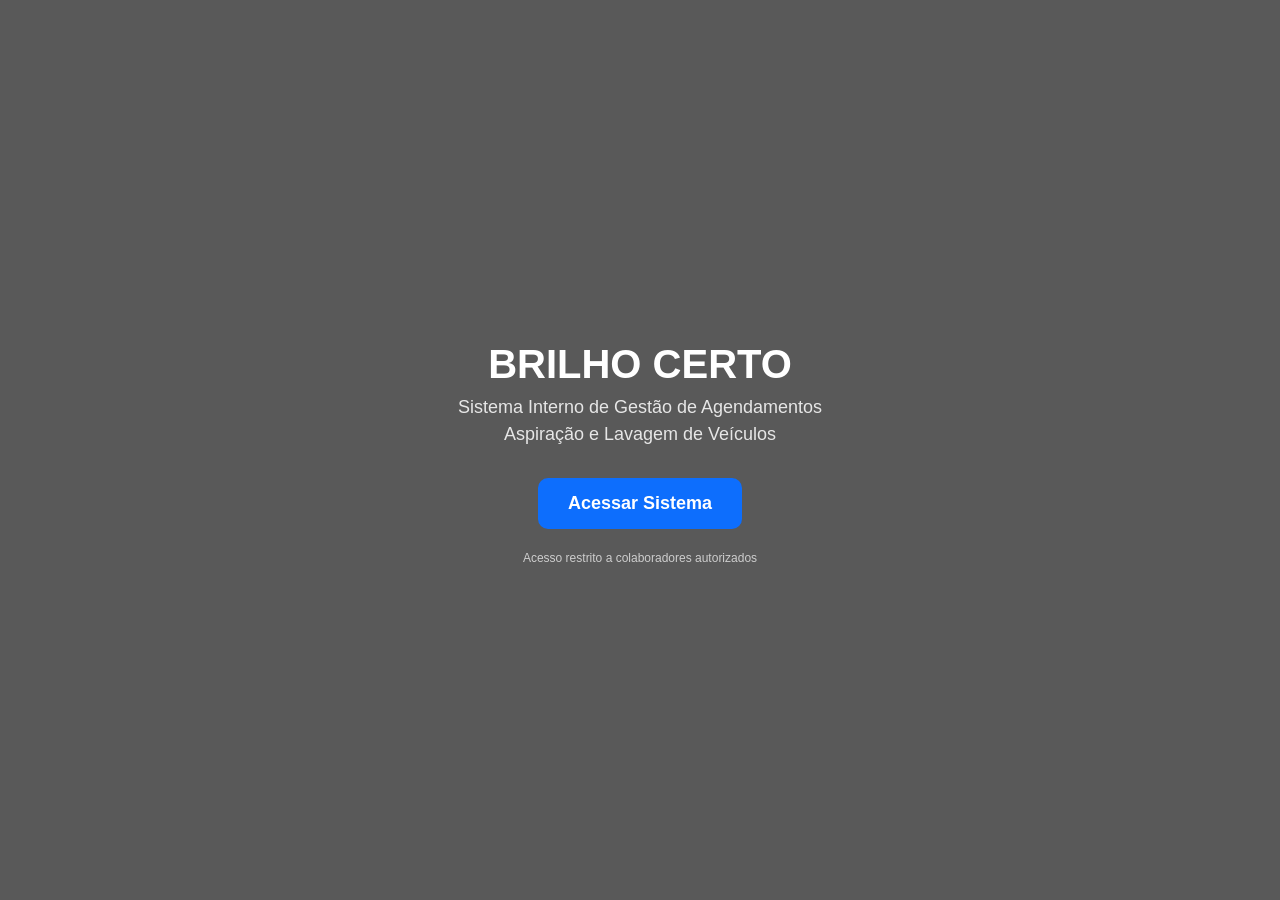
<file: index.html>
<!DOCTYPE html>
<html lang="pt">
<head>
<meta charset="UTF-8">
<meta name="viewport" content="width=device-width, initial-scale=1.0">
<title>Brilho Certo - Sistema Interno</title>

<link href="https://cdn.jsdelivr.net/npm/bootstrap@5.3.3/dist/css/bootstrap.min.css" rel="stylesheet">

<style>

body {
margin:0;
height:100vh;
font-family:Arial;
background:url("https://images.unsplash.com/photo-1600661653561-629509216228?auto=format&fit=crop&w=1600&q=80") center/cover no-repeat;
}

.overlay {
position:absolute;
top:0;
left:0;
width:100%;
height:100%;
background:rgba(0,0,0,0.65);
}

.portal {
position:relative;
z-index:2;
height:100vh;
display:flex;
justify-content:center;
align-items:center;
text-align:center;
color:white;
flex-direction:column;
padding:20px;
}

.title {
font-size:40px;
font-weight:bold;
}

.subtitle {
font-size:18px;
opacity:0.85;
margin-bottom:30px;
}

.btn-main {
padding:12px 30px;
font-size:18px;
border:none;
border-radius:10px;
background:#0d6efd;
color:white;
font-weight:bold;
cursor:pointer;
}

.btn-main:hover {
background:#0b5ed7;
}

.small {
margin-top:20px;
font-size:12px;
opacity:0.7;
}

</style>
</head>

<body>

<div class="overlay"></div>

<div class="portal">

<div class="title">BRILHO CERTO</div>

<div class="subtitle">
Sistema Interno de Gestão de Agendamentos<br>
Aspiração e Lavagem de Veículos
</div>

<button class="btn-main" onclick="location.href='login.html'">
Acessar Sistema
</button>

<div class="small">
Acesso restrito a colaboradores autorizados
</div>

</div>

</body>
</html>
</file>
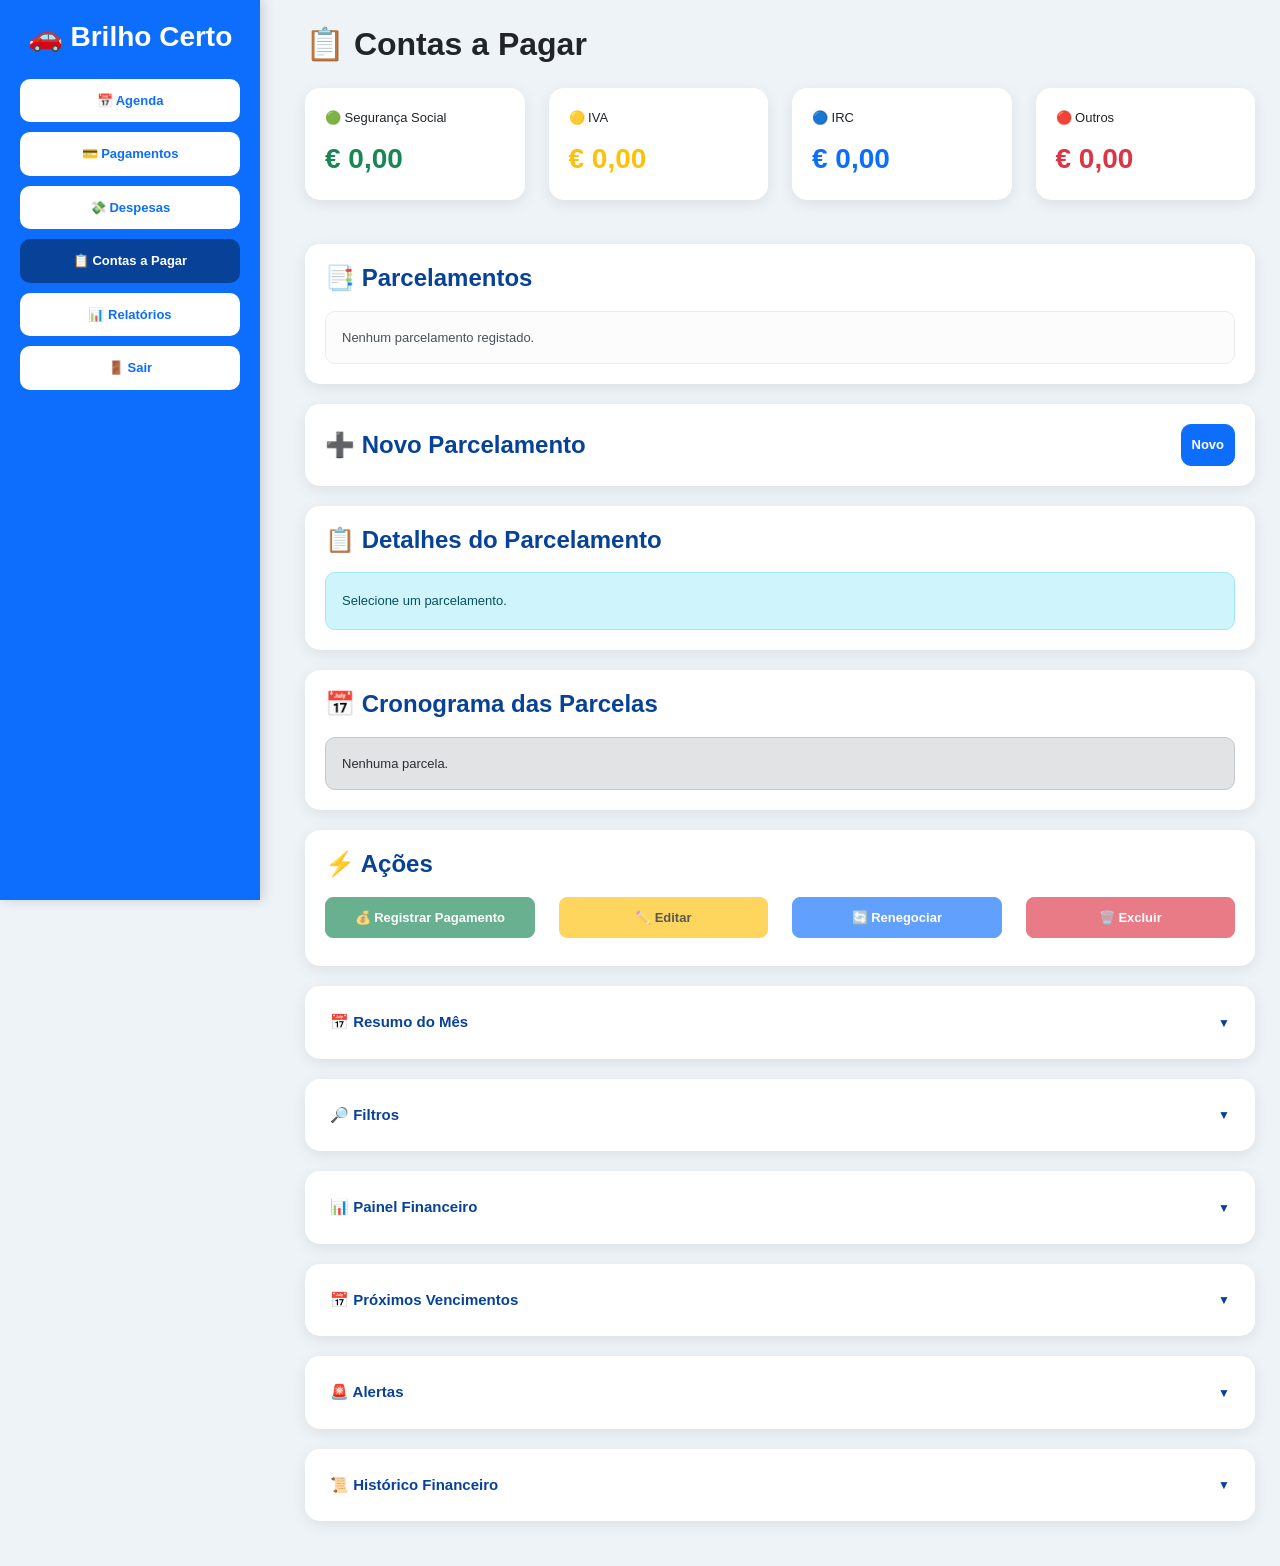
<file: contas-pagar.html>
<!-- ========================= -->
<!-- PARTE 1 DE 5 -->
<!-- ========================= -->

<!DOCTYPE html>

<html lang="pt">

<head>

<meta charset="UTF-8">

<meta
name="viewport"
content="width=device-width, initial-scale=1.0">

<title>

Brilho Certo - Contas a Pagar

</title>

<link
href="https://cdn.jsdelivr.net/npm/bootstrap@5.3.3/dist/css/bootstrap.min.css"
rel="stylesheet">

<link
rel="stylesheet"
href="contas-pagar.css">

</head>

<body>

<!-- SIDEBAR -->

<div class="sidebar">

<h3>

🚗 Brilho Certo

</h3>

<button
class="menu-btn"
onclick="location.href='agendamentos.html'">

📅 Agenda

</button>

<button
class="menu-btn"
onclick="location.href='pagamentos.html'">

💳 Pagamentos

</button>

<button
class="menu-btn"
onclick="location.href='despesas.html'">

💸 Despesas

</button>

<button
class="menu-btn ativo">

📋 Contas a Pagar

</button>

<button
class="menu-btn"
onclick="location.href='relatorios.html'">

📊 Relatórios

</button>

<button
class="menu-btn"
onclick="logout()">

🚪 Sair

</button>

</div>

<!-- CONTEÚDO -->

<div class="content">

<h2>

📋 Contas a Pagar

</h2>

<!-- CARDS -->

<div class="row mb-4">

<div class="col-md-3">

<div class="card-dashboard">

<div>

🟢 Segurança Social

</div>

<div
class="numero text-success"
id="totalSegurancaSocial">

€ 0,00

</div>

</div>

</div>

<div class="col-md-3">

<div class="card-dashboard">

<div>

🟡 IVA

</div>

<div
class="numero text-warning"
id="totalIVA">

€ 0,00

</div>

</div>

</div>

<div class="col-md-3">

<div class="card-dashboard">

<div>

🔵 IRC

</div>

<div
class="numero text-primary"
id="totalIRC">

€ 0,00

</div>

</div>

</div>

<div class="col-md-3">

<div class="card-dashboard">

<div>

🔴 Outros

</div>

<div
class="numero text-danger"
id="totalOutros">

€ 0,00

</div>

</div>

</div>

</div>

<!-- FIM PARTE 1 -->

<!-- ========================= -->
<!-- PARTE 2 DE 5 -->
<!-- ========================= -->

<!-- LISTA DE PARCELAMENTOS -->

<div class="card-dashboard">

<h4>

📑 Parcelamentos

</h4>

<div id="listaParcelamentos">

<div class="alert alert-light">

Nenhum parcelamento registado.

</div>

</div>

</div>

<!-- NOVO PARCELAMENTO -->

<div class="card-dashboard">

<div class="d-flex justify-content-between align-items-center">

<h4 class="mb-0">

➕ Novo Parcelamento

</h4>

<button
type="button"
id="btnMostrarFormulario"
class="btn btn-primary">

Novo

</button>

</div>

<div
id="formularioParcelamento"
style="display:none; margin-top:20px;">

<form id="formContaPagar">

<label class="form-label">

Entidade

</label>

<select
id="entidade"
class="form-control mb-3"
required>

<option value="">

Selecione

</option>

<option value="Segurança Social">

Segurança Social

</option>

<option value="IVA">

IVA

</option>

<option value="IRC">

IRC

</option>

<option value="Finanças">

Finanças

</option>

<option value="Fornecedor">

Fornecedor

</option>

<option value="Empréstimo">

Empréstimo

</option>

<option value="Outro">

Outro

</option>

</select>

<label class="form-label">

Descrição

</label>

<input
type="text"
id="descricao"
class="form-control mb-3"
placeholder="Descrição do parcelamento"
required>

<label class="form-label">

Número do Processo

</label>

<input
type="text"
id="processo"
class="form-control mb-3"
placeholder="Opcional">

<label class="form-label">

Valor Total da Dívida (€)

</label>

<label class="form-label">

Valor de Cada Parcela (€)

</label>

<input
type="text"
id="valorParcela"
class="form-control mb-3"
readonly>
    
    
<input
type="number"
step="0.01"
min="0.01"
id="valorTotal"
class="form-control mb-3"
required>

<label class="form-label">

Quantidade de Parcelas

</label>

<input
type="number"
min="1"
id="quantidadeParcelas"
class="form-control mb-3"
required>

<label class="form-label">

Primeiro Vencimento

</label>

<input
type="date"
id="primeiroVencimento"
class="form-control mb-3"
required>

<label class="form-label">

Observações

</label>

<textarea
id="observacoes"
class="form-control mb-3"
rows="3">

</textarea>

<!-- RESUMO DO PARCELAMENTO -->

<div
class="alert alert-primary"
id="resumoParcelamentoNovo">

<strong>

Resumo do Parcelamento

</strong>

<hr>

Valor Total:
<span id="resumoValorTotal">

€ 0,00

</span>

<br>

Quantidade de Parcelas:
<span id="resumoQuantidade">

0

</span>

<br>

Valor de Cada Parcela:
<span id="resumoValorParcela">

€ 0,00

</span>

<br>

Primeiro Vencimento:
<span id="resumoPrimeiroVencimento">

--

</span>

</div>

<button
type="submit"
class="btn btn-success w-100">

💾 Guardar Parcelamento

</button>

</form>

</div>

</div>

<input
type="hidden"
id="parcelamentoOrigem">

<!-- FIM PARTE 2 -->

<!-- ========================= -->
<!-- PARTE 3 DE 5 -->
<!-- ========================= -->

<!-- DETALHES DO PARCELAMENTO -->

<div
class="card-dashboard"
id="cardDetalhesParcelamento">

<h4>

📋 Detalhes do Parcelamento

</h4>

<div id="detalhesParcelamento">

<div class="alert alert-info">

Selecione um parcelamento para visualizar os detalhes.

</div>

</div>

</div>

<!-- CRONOGRAMA DAS PARCELAS -->

<div
class="card-dashboard"
id="cardCronograma">

<h4>

📅 Cronograma das Parcelas

</h4>

<div id="cronogramaParcelas">

<div class="alert alert-secondary">

O cronograma será apresentado após selecionar um parcelamento.

</div>

</div>

</div>

<!-- AÇÕES -->

<div
class="card-dashboard"
id="cardAcoes">

<h4>

⚡ Ações

</h4>

<div class="row">

<div class="col-md-3 mb-2">

<button
id="btnRegistrarPagamento"
class="btn btn-success w-100"
disabled>

💰 Registrar Pagamento

</button>

</div>

<div class="col-md-3 mb-2">

<button
id="btnEditarParcelamento"
class="btn btn-warning w-100"
disabled>

✏️ Editar

</button>

</div>

<div class="col-md-3 mb-2">

<button
id="btnRenegociar"
class="btn btn-primary w-100"
disabled>

🔄 Renegociar

</button>

</div>

<div class="col-md-3 mb-2">

<button
id="btnExcluirParcelamento"
class="btn btn-danger w-100"
disabled>

🗑️ Excluir

</button>

</div>

</div>

</div>

<!-- FIM PARTE 3 -->

<!-- ========================= -->
<!-- PARTE 4 DE 5 -->
<!-- ========================= -->

<!-- RESUMO DO MÊS -->

<details class="card-dashboard">

<summary>

📅 Resumo do Mês

</summary>

<div class="mt-3">

<h4 id="valorMes">

€ 0,00

</h4>

<p id="textoResumo">

Nenhum pagamento previsto para este mês.

</p>

</div>

</details>

<!-- FILTROS -->

<details class="card-dashboard">

<summary>

🔎 Filtros

</summary>

<div class="row mt-3">

<div class="col-md-3">

<label>

Competência

</label>

<input
type="month"
id="competencia"
class="form-control">

</div>

<div class="col-md-3">

<label>

Entidade

</label>

<select
id="filtroEntidade"
class="form-control">

<option value="">Todas</option>

<option>Segurança Social</option>

<option>IVA</option>

<option>IRC</option>

<option>Finanças</option>

<option>Fornecedor</option>

<option>Empréstimo</option>

<option>Outro</option>

</select>

</div>

<div class="col-md-3">

<label>

Situação

</label>

<select
id="filtroSituacao"
class="form-control">

<option value="">Todas</option>

<option>Em dia</option>

<option>A vencer</option>

<option>Em atraso</option>

<option>Quitado</option>

</select>

</div>

<div class="col-md-3">

<label>

Pesquisar

</label>

<input
type="text"
id="pesquisa"
class="form-control">

</div>

</div>

</details>

<!-- PAINEL FINANCEIRO -->

<details class="card-dashboard">

<summary>

📊 Painel Financeiro

</summary>

<div class="row mt-3">

<div class="col-md-4">

<strong>

Saldo Total

</strong>

<h3 id="saldoTotal">

€ 0,00

</h3>

</div>

<div class="col-md-4">

<strong>

Total Pago

</strong>

<h3 class="text-success" id="totalPago">

€ 0,00

</h3>

</div>

<div class="col-md-4">

<strong>

Saldo em Aberto

</strong>

<h3 class="text-danger" id="saldoAberto">

€ 0,00

</h3>

</div>

</div>

</details>

<!-- PRÓXIMOS VENCIMENTOS -->

<details class="card-dashboard">

<summary>

📅 Próximos Vencimentos

</summary>

<div
id="listaVencimentos"
class="mt-3">

<div class="alert alert-info">

Nenhum vencimento encontrado.

</div>

</div>

</details>

<!-- ALERTAS -->

<details class="card-dashboard">

<summary>

🚨 Alertas

</summary>

<div
id="listaAlertas"
class="mt-3">

<div class="alert alert-success">

Nenhum alerta financeiro.

</div>

</div>

</details>

<!-- HISTÓRICO -->

<details class="card-dashboard">

<summary>

📜 Histórico Financeiro

</summary>

<div
id="historicoFinanceiro"
class="mt-3">

<div class="alert alert-light">

Nenhum histórico disponível.

</div>

</div>

</details>

<!-- FIM PARTE 4 -->


<!-- ========================= -->
<!-- PARTE 5 DE 5 -->
<!-- ========================= -->

<!-- SCRIPTS -->

<script src="seguranca.js"></script>

<script src="contas-pagar.js"></script>

<script>

aplicarPermissoesMenu();

window.onload = function(){

    if(localStorage.getItem("perfil") === "funcionario"){

        const relatorios =
        document.getElementById("menuRelatorios");

        if(relatorios){
            relatorios.style.display = "none";
        }

    }

}

function logout(){

    if(!confirm("Deseja sair do sistema?")){
        return;
    }

    localStorage.removeItem("perfil");

    window.location.href =
    "login.html";

}

</script>

</div>

</body>

</html>

<!-- ========================= -->
<!-- FIM DO ARQUIVO -->
<!-- ========================= -->
</file>
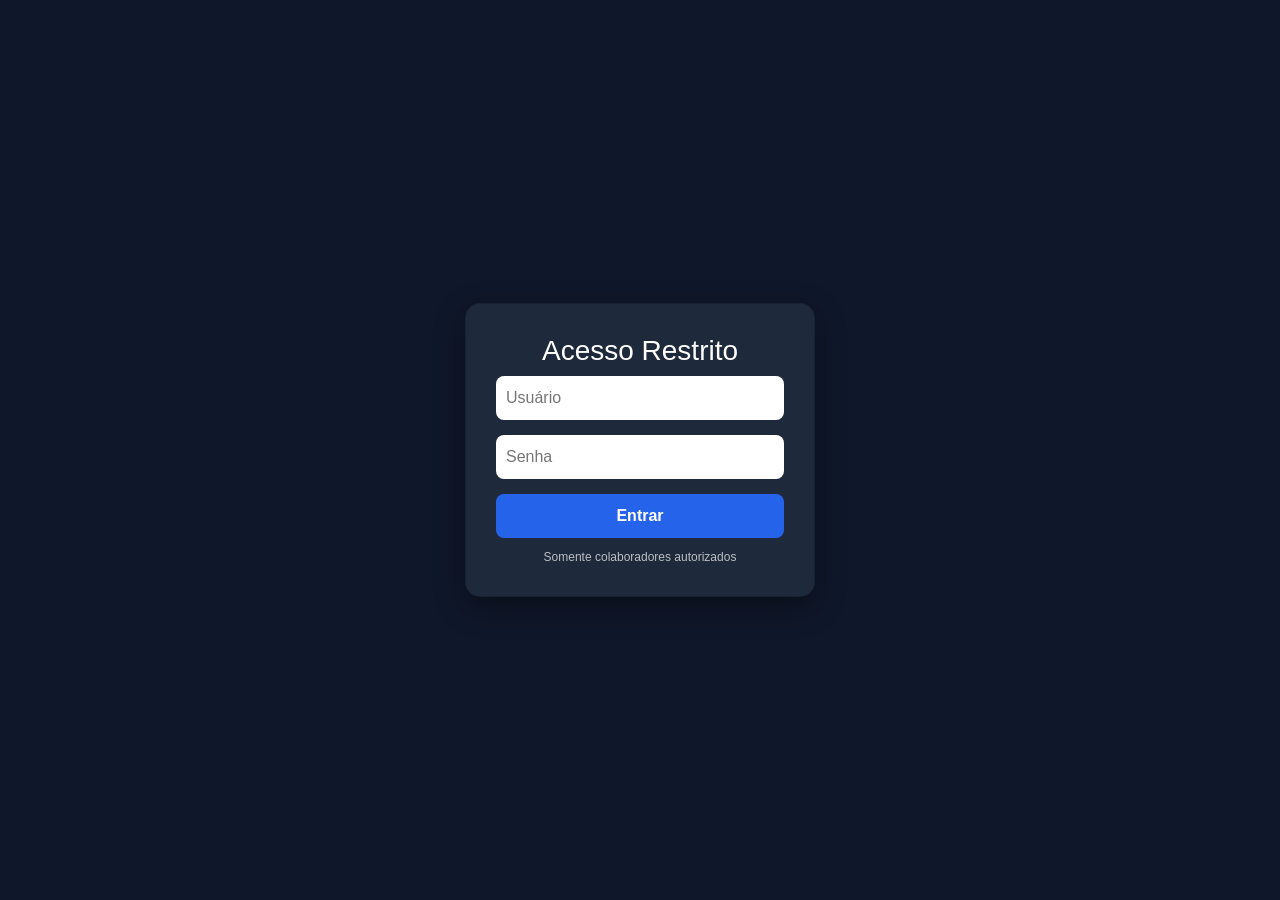
<file: dashboard.html>
<!DOCTYPE html>
<html lang="pt">
<head>
<meta charset="UTF-8">
<meta name="viewport" content="width=device-width, initial-scale=1.0">
<title>Brilho Certo - Dashboard</title>

<link href="https://cdn.jsdelivr.net/npm/bootstrap@5.3.3/dist/css/bootstrap.min.css" rel="stylesheet">

<style>

body{
background:#eef3f8;
font-family:Arial,sans-serif;
margin:0;
overflow-x:hidden;
overflow-y:auto;
}

.sidebar{
position:fixed;
left:0;
top:0;
width:260px;
height:100vh;
background:#0d6efd;
padding:20px;
color:white;
overflow:auto;
}

.sidebar h3{
font-weight:bold;
margin-bottom:25px;
}

.menu-btn{
width:100%;
margin-bottom:10px;
border:none;
padding:12px;
border-radius:10px;
background:white;
color:#0d6efd;
font-weight:bold;
cursor:pointer;
}

.menu-btn:hover{
background:#dbeafe;
}

.content{
margin-left:280px;
padding:20px;
min-height:100vh;
}

.card-dashboard{
background:white;
padding:20px;
border-radius:15px;
box-shadow:0 2px 15px rgba(0,0,0,0.08);
margin-bottom:20px;
}

.card-futuro{
background:white;
padding:20px;
border-radius:15px;
box-shadow:0 2px 15px rgba(0,0,0,0.08);
height:120px;
display:flex;
align-items:center;
justify-content:center;
font-size:14px;
color:#999;
margin-bottom:20px;
}

.lista-item{
padding:8px;
border-bottom:1px solid #eee;
font-size:13px;
}

.lista-item:hover{
background:#f8fafc;
}

@media(max-width:768px){

.sidebar{
position:relative;
width:100%;
height:auto;
display:block;
padding:10px;
}

.menu-btn{
margin-bottom:5px;
font-size:14px;
}

.content{
margin-left:0;
padding:10px;
width:100%;
}

.row{
display:block;
}

.col-md-6{
width:100%;
margin-bottom:15px;
}

.card-dashboard,
.card-futuro{
padding:15px;
width:100%;
}

.lista-item{
font-size:12px;
word-break:break-word;
}

h2{
font-size:24px;
}

}
</style>
</head>

<body>

<div class="sidebar">

<h3>🚗 Brilho Certo</h3>
<!--
<button class="menu-btn"
onclick="location.href='dashboard.html'">
🏠 Início
</button>
-->
<button class="menu-btn"
onclick="location.href='agendamentos.html'">
📅 Agenda
</button>

<button class="menu-btn"
onclick="location.href='pagamentos.html'">
💳 Pagamentos
</button>

<button
id="menuDespesas"
class="menu-btn"
onclick="location.href='despesas.html'">
💸 Despesas
</button>

<button
id="menuRelatorios"
class="menu-btn"
onclick="location.href='relatorios.html'">
📊 Relatórios
</button>

<button class="menu-btn"
onclick="logout()">
🚪 Sair
</button>

</div>

<div class="content">

<h2>Dashboard</h2>

<div class="row">

<div class="col-md-6">
<div class="card-futuro">
Card Futuro 1
</div>
</div>

<div class="col-md-6">
<div class="card-futuro">
Card Futuro 2
</div>
</div>

</div>

<div class="card-dashboard">

<h4>📋 Lista de Agendamentos</h4>

<div id="listaAgendamentos">
Carregando...
</div>

</div>

</div>

<script>

const perfil =
localStorage.getItem("perfil");

if(!perfil){
window.location.href = "login.html";
}

const agendamentos =
JSON.parse(
localStorage.getItem("agendamentos")
) || [];

const pagamentos =
JSON.parse(
localStorage.getItem("pagamentos")
) || [];

const agendamentosAtivos =
agendamentos.filter(item =>

    !pagamentos.some(
        p => String(p.agendamentoId) === String(item.id)
    )

);

let html = "";

agendamentosAtivos
.sort((a,b)=>{

const dataA =
new Date(a.data + "T" + a.hora);

const dataB =
new Date(b.data + "T" + b.hora);

return dataA - dataB;

})
.forEach(item=>{

html += `

<div class="lista-item">

${item.data}
&nbsp;|&nbsp;
${item.hora}
&nbsp;|&nbsp;
${item.cliente}
&nbsp;|&nbsp;
${item.modelo}
&nbsp;|&nbsp;
${(item.servicos || []).join(", ")}

</div>

`;

});

document
.getElementById("listaAgendamentos")
.innerHTML =
html || "Nenhum agendamento encontrado.";

const concluidos =
agendamentos.filter(item =>

    pagamentos.some(
        p => String(p.agendamentoId) === String(item.id)
    )

);

let htmlConcluidos = `
<hr>
<h4>✅ Agendamentos Concluídos</h4>
`;

if(concluidos.length > 0){

    concluidos
    .sort((a,b)=>{

        const dataA =
        new Date(a.data + "T" + a.hora);

        const dataB =
        new Date(b.data + "T" + b.hora);

        return dataA - dataB;

    })
    .forEach(item=>{

        htmlConcluidos += `
        <div class="lista-item"
             style="
                background:#e8f8ec;
                border-left:5px solid green;
                opacity:0.8;
                padding:8px;
         ">
            ✅ PAGO
            &nbsp;|&nbsp;
            ${item.data}
            &nbsp;|&nbsp;
            ${item.hora}
            &nbsp;|&nbsp;
            ${item.cliente}
            &nbsp;|&nbsp;
            ${item.modelo}
        </div>
        `;
    });

}else{

    htmlConcluidos +=
    "<p>Nenhum agendamento concluído.</p>";

}

document
.getElementById("listaAgendamentos")
.innerHTML += htmlConcluidos;
    
if(perfil === "funcionario"){

document.getElementById(
"menuDespesas"
).style.display = "none";

document.getElementById(
"menuRelatorios"
).style.display = "none";

}

function logout(){

localStorage.removeItem("perfil");

window.location.href =
"login.html";

}

</script>

</body>
</html>
</file>
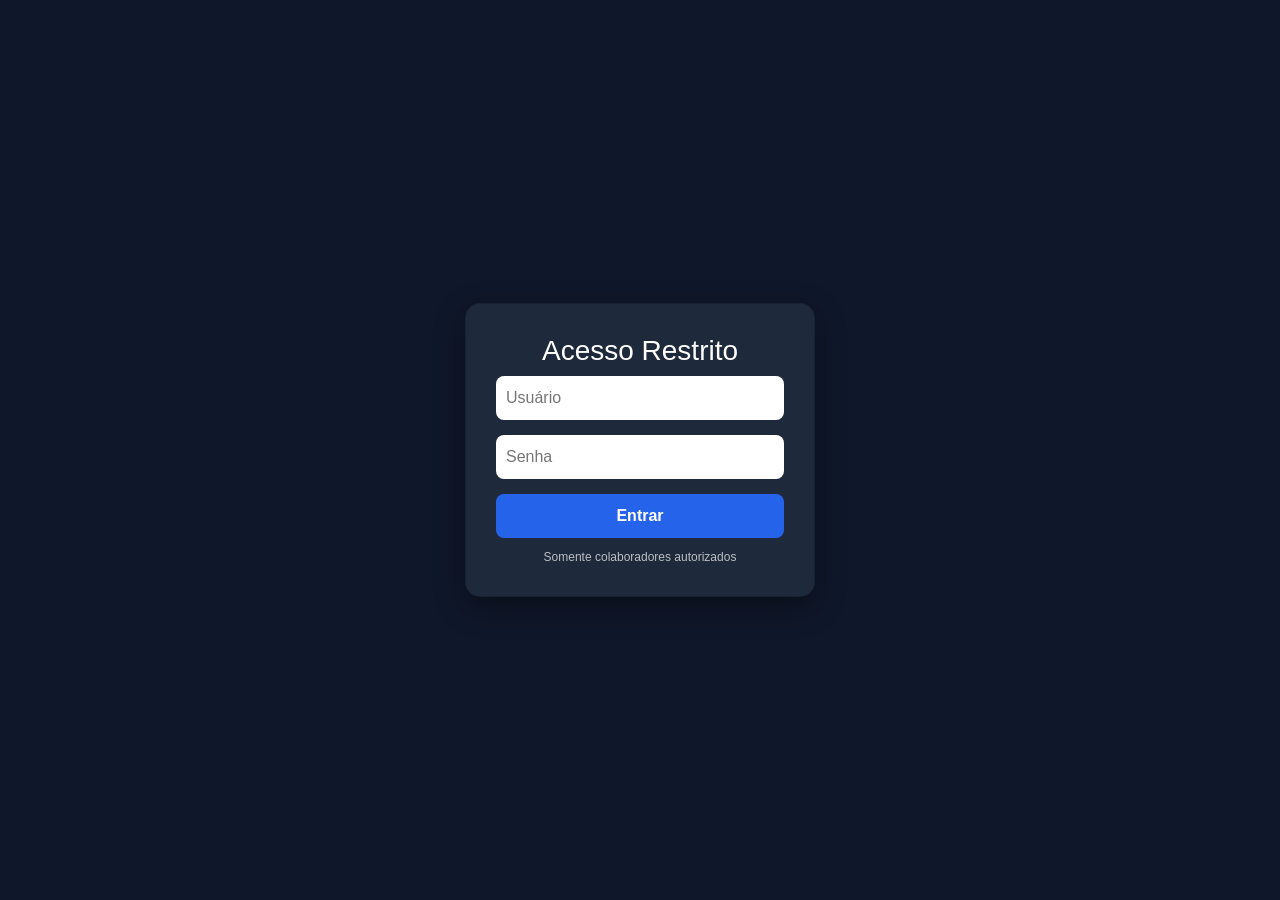
<file: login.html>
<!DOCTYPE html>
<html lang="pt">
<head>
<meta charset="UTF-8">
<meta name="viewport" content="width=device-width, initial-scale=1.0">
<title>Login - Brilho Certo</title>

<link href="https://cdn.jsdelivr.net/npm/bootstrap@5.3.3/dist/css/bootstrap.min.css" rel="stylesheet">

<style>

body {
margin:0;
height:100vh;
display:flex;
justify-content:center;
align-items:center;
background:#0f172a;
font-family:Arial;
}

.card {
background:#1e293b;
padding:30px;
border-radius:15px;
width:350px;
color:white;
box-shadow:0 10px 30px rgba(0,0,0,0.4);
}

input {
width:100%;
margin-bottom:15px;
padding:10px;
border-radius:8px;
border:none;
outline:none;
}

button {
width:100%;
padding:10px;
border:none;
border-radius:8px;
background:#2563eb;
color:white;
font-weight:bold;
}

button:hover {
background:#1d4ed8;
}

.small {
font-size:12px;
opacity:0.7;
margin-top:10px;
text-align:center;
}

</style>
</head>

<body>

<div class="card">

<h3 style="text-align:center;">Acesso Restrito</h3>

<input type="text" id="user" placeholder="Usuário">
<input type="password" id="pass" placeholder="Senha">

<button onclick="login()">Entrar</button>

<div class="small">
Somente colaboradores autorizados
</div>

</div>

<script>

function login(){

const user =
document.getElementById("user").value;

const pass =
document.getElementById("pass").value;

/* GESTOR */

if(
user === "eliane"
&&
pass === "123"
){

localStorage.setItem(
"perfil",
"gestor"
);

localStorage.setItem(
"utilizador",
"Eliane"
);

location.href =
"agendamentos.html";

return;

}

/* ADMINISTRADOR */

if(
user === "samuel"
&&
pass === "123"
){

localStorage.setItem(
"perfil",
"administrador"
);

localStorage.setItem(
"utilizador",
"Samuel"
);

location.href =
"agendamentos.html";

return;

}

/* FUNCIONÁRIO */

if(
user === "funcionario"
&&
pass === "123"
){

localStorage.setItem(
"perfil",
"funcionario"
);

localStorage.setItem(
"utilizador",
"Funcionário"
);

location.href =
"agendamentos.html";

return;

}

alert(
"Credenciais inválidas"
);

}

</script>

</body>
</html>
</file>
<file: contas-pagar.css>
/* ========================= */
/* PARTE 1 DE 5 */
/* ========================= */

/* ========================= */
/* BODY */
/* ========================= */

body{

background:#eef3f8;

font-family:Arial,sans-serif;

font-size:13px;

margin:0;

color:#212529;

}

/* ========================= */
/* SIDEBAR */
/* ========================= */

.sidebar{

position:fixed;

left:0;

top:0;

width:260px;

height:100vh;

background:#0d6efd;

padding:20px;

color:white;

overflow-y:auto;

box-shadow:3px 0 12px rgba(0,0,0,0.15);

}

.sidebar h3{

font-weight:bold;

margin-bottom:25px;

text-align:center;

}

/* ========================= */
/* MENU */
/* ========================= */

.menu-btn{

width:100%;

margin-bottom:10px;

padding:12px;

border:none;

border-radius:10px;

background:white;

color:#0d6efd;

font-weight:bold;

cursor:pointer;

transition:.25s;

}

.menu-btn:hover{

background:#dbeafe;

transform:translateX(4px);

}

.menu-btn.ativo{

background:#084298;

color:white;

}

/* ========================= */
/* CONTEÚDO */
/* ========================= */

.content{

margin-left:280px;

padding:25px;

}

/* ========================= */
/* TÍTULOS */
/* ========================= */

h2{

font-weight:bold;

margin-bottom:25px;

}

h4{

font-weight:bold;

margin-bottom:18px;

color:#084298;

}

/* ========================= */
/* CARDS BASE */
/* ========================= */

.card-dashboard{

background:white;

border-radius:15px;

padding:20px;

margin-bottom:20px;

box-shadow:0 4px 15px rgba(0,0,0,.08);

transition:.25s;

}

.card-dashboard:hover{

box-shadow:0 8px 20px rgba(0,0,0,.12);

}

/* ========================= */
/* NÚMEROS DOS CARDS */
/* ========================= */

.numero{

font-size:28px;

font-weight:bold;

margin-top:10px;

}

/* ========================= */
/* FIM PARTE 1 */
/* ========================= */
/* ========================= */
/* PARTE 2 DE 5 */
/* ========================= */

/* ========================= */
/* PARCELAMENTOS */
/* ========================= */

#listaParcelamentos{

display:flex;

flex-direction:column;

gap:15px;

}

/* CARD DO PARCELAMENTO */

.parcelamento-item{

background:#ffffff;

border-left:6px solid #0d6efd;

border-radius:12px;

padding:18px;

cursor:pointer;

transition:.25s;

box-shadow:0 2px 10px rgba(0,0,0,.08);

}

.parcelamento-item:hover{

transform:translateY(-2px);

box-shadow:0 8px 18px rgba(0,0,0,.15);

}

.parcelamento-item h5{

margin:0 0 10px 0;

font-weight:bold;

color:#084298;

}

.parcelamento-item p{

margin:4px 0;

font-size:13px;

}

/* PARCELAMENTO SELECIONADO */

.parcelamento-selecionado{

border-left:6px solid #198754;

background:#f0fff5;

}

/* ========================= */
/* DETALHES */
/* ========================= */

#detalhesParcelamento{

line-height:1.8;

font-size:14px;

}

/* ========================= */
/* CRONOGRAMA */
/* ========================= */

#cronogramaParcelas{

display:flex;

flex-direction:column;

gap:10px;

}

/* CADA PARCELA */

.parcela-item{

display:flex;

justify-content:space-between;

align-items:center;

padding:12px;

border-radius:10px;

background:#f8f9fa;

border-left:5px solid #dee2e6;

transition:.2s;

}

.parcela-item:hover{

background:#eef5ff;

}

/* PARCELA PAGA */

.parcela-paga{

border-left-color:#198754;

background:#eefcf3;

}

/* PARCELA A VENCER */

.parcela-avencer{

border-left-color:#ffc107;

background:#fff8e5;

}

/* PARCELA ATRASADA */

.parcela-atrasada{

border-left-color:#dc3545;

background:#fff1f1;

}

/* ========================= */
/* BOTÕES DAS AÇÕES */
/* ========================= */

#cardAcoes .btn{

font-size:13px;

font-weight:bold;

border-radius:8px;

padding:10px;

}

/* ========================= */
/* ALERTAS PADRÃO */
/* ========================= */

.alert{

border-radius:10px;

margin-bottom:0;

}

/* ========================= */
/* FIM PARTE 2 */
/* ========================= */
/* ========================= */
/* PARTE 3 DE 5 */
/* ========================= */

/* ========================= */
/* FORMULÁRIO */
/* ========================= */

form{

margin-top:15px;

}

.form-label{

font-weight:bold;

margin-bottom:6px;

color:#495057;

}

.form-control{

border-radius:10px;

font-size:13px;

padding:10px;

border:1px solid #ced4da;

transition:.25s;

}

.form-control:focus{

border-color:#0d6efd;

box-shadow:0 0 0 .2rem rgba(13,110,253,.20);

}

/* ========================= */
/* BOTÕES */
/* ========================= */

.btn{

border-radius:10px;

font-size:13px;

font-weight:bold;

padding:10px;

transition:.25s;

}

.btn:hover{

transform:translateY(-2px);

}

/* ========================= */
/* DETAILS */
/* ========================= */

details{

overflow:hidden;

}

details summary{

list-style:none;

cursor:pointer;

font-weight:bold;

font-size:15px;

color:#084298;

display:flex;

align-items:center;

justify-content:space-between;

padding:5px;

user-select:none;

}

details summary::-webkit-details-marker{

display:none;

}

details summary::after{

content:"▼";

font-size:12px;

transition:.25s;

}

details[open] summary::after{

transform:rotate(180deg);

}

/* ========================= */
/* CONTEÚDO DOS DETAILS */
/* ========================= */

details .mt-3{

padding-top:15px;

border-top:1px solid #e9ecef;

margin-top:15px;

}

/* ========================= */
/* ALERTAS */
/* ========================= */

.alert{

border-radius:10px;

font-size:13px;

}

/* ========================= */
/* CAMPOS DESATIVADOS */
/* ========================= */

input:disabled,

select:disabled,

textarea:disabled{

background:#f5f5f5;

cursor:not-allowed;

}

/* ========================= */
/* FIM PARTE 3 */
/* ========================= */

/* ========================= */
/* PARTE 4 DE 5 */
/* ========================= */

/* ========================= */
/* RESUMO DO MÊS */
/* ========================= */

#valorMes{

font-size:34px;

font-weight:bold;

color:#dc3545;

margin-bottom:10px;

}

#textoResumo{

font-size:14px;

color:#6c757d;

}

/* ========================= */
/* PAINEL FINANCEIRO */
/* ========================= */

#saldoTotal,
#totalPago,
#saldoAberto{

font-size:28px;

font-weight:bold;

margin-top:10px;

}

/* ========================= */
/* HISTÓRICO */
/* ========================= */

#historicoFinanceiro{

max-height:350px;

overflow-y:auto;

padding-right:8px;

}

/* ========================= */
/* PRÓXIMOS VENCIMENTOS */
/* ========================= */

#listaVencimentos{

max-height:300px;

overflow-y:auto;

}

/* ========================= */
/* LISTA DE ALERTAS */
/* ========================= */

#listaAlertas{

max-height:250px;

overflow-y:auto;

}

/* ========================= */
/* SCROLL PERSONALIZADO */
/* ========================= */

#historicoFinanceiro::-webkit-scrollbar,
#listaVencimentos::-webkit-scrollbar,
#listaAlertas::-webkit-scrollbar{

width:8px;

}

#historicoFinanceiro::-webkit-scrollbar-thumb,
#listaVencimentos::-webkit-scrollbar-thumb,
#listaAlertas::-webkit-scrollbar-thumb{

background:#0d6efd;

border-radius:20px;

}

#historicoFinanceiro::-webkit-scrollbar-track,
#listaVencimentos::-webkit-scrollbar-track,
#listaAlertas::-webkit-scrollbar-track{

background:#f1f3f5;

}

/* ========================= */
/* ANIMAÇÕES */
/* ========================= */

.card-dashboard{

animation:fadeEntrada .35s ease;

}

@keyframes fadeEntrada{

from{

opacity:0;

transform:translateY(10px);

}

to{

opacity:1;

transform:translateY(0);

}

}

/* ========================= */
/* EFEITOS DOS CARDS */
/* ========================= */

.card-dashboard:hover{

transform:translateY(-2px);

}

/* ========================= */
/* FIM PARTE 4 */
/* ========================= */

/* ========================= */
/* PARTE 5 DE 5 */
/* ========================= */

/* ========================= */
/* RESPONSIVO */
/* ========================= */

@media(max-width:992px){

.content{

margin-left:0;

padding:15px;

}

.sidebar{

position:relative;

width:100%;

height:auto;

display:flex;

flex-wrap:wrap;

gap:8px;

padding:15px;

}

.sidebar h3{

width:100%;

margin-bottom:15px;

text-align:center;

}

.menu-btn{

width:calc(50% - 4px);

margin-bottom:0;

}

.numero{

font-size:24px;

}

}

/* ========================= */

@media(max-width:768px){

.row>[class*="col-"]{

margin-bottom:15px;

}

.card-dashboard{

padding:15px;

}

h2{

font-size:22px;

text-align:center;

}

h4{

font-size:18px;

}

.numero{

font-size:22px;

}

#saldoTotal,
#saldoAberto,
#totalPago,
#valorMes{

font-size:24px;

}

.btn{

width:100%;

margin-bottom:10px;

}

.form-control{

font-size:16px;

}

details summary{

font-size:16px;

}

}

/* ========================= */

@media(max-width:576px){

.sidebar{

padding:10px;

}

.menu-btn{

width:100%;

}

.content{

padding:10px;

}

.card-dashboard{

border-radius:12px;

padding:12px;

}

.numero{

font-size:20px;

}

#historicoFinanceiro,
#listaAlertas,
#listaVencimentos{

max-height:220px;

}

}

/* ========================= */
/* UTILITÁRIOS */
/* ========================= */

.text-right{

text-align:right;

}

.cursor-pointer{

cursor:pointer;

}

.oculto{

display:none;

}

.centralizar{

text-align:center;

}

.w-100{

width:100%;

}

/* ========================= */
/* FIM DO ARQUIVO */
/* ========================= */
</file>
